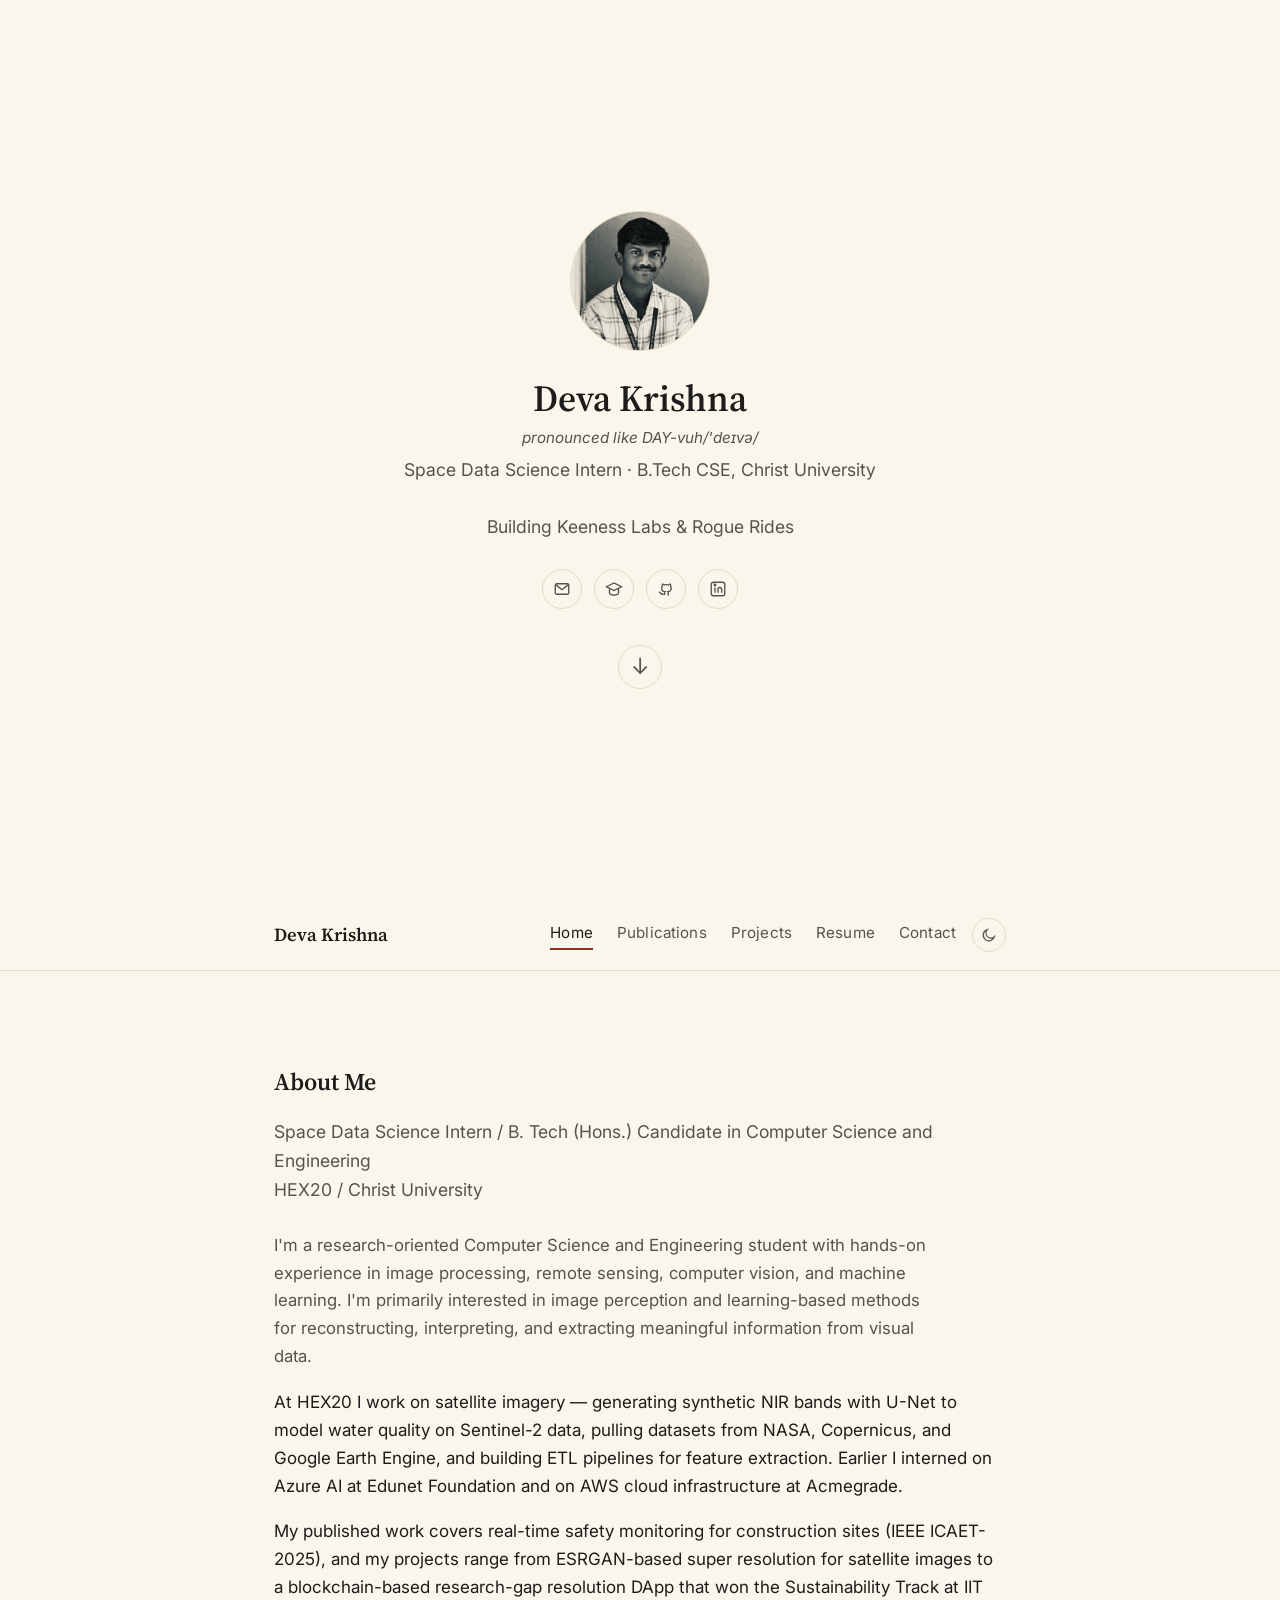
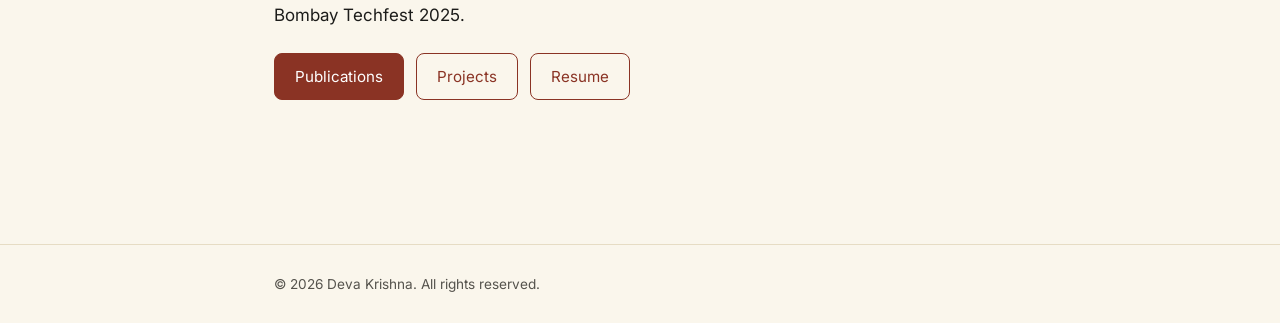
<file: index.html>
<!DOCTYPE html>
<html lang="en">
<head>
<meta charset="UTF-8" />
<meta name="viewport" content="width=device-width, initial-scale=1.0" />
<title>Deva Krishna</title>
<meta name="description" content="Personal academic portfolio of Deva Krishna — research in computer vision, remote sensing, and machine learning." />
<link rel="icon" href="data:," />
<link rel="preconnect" href="https://fonts.googleapis.com" />
<link href="https://fonts.googleapis.com/css2?family=Inter:wght@400;500;600&family=Source+Serif+4:wght@500;600&display=swap" rel="stylesheet" />
<link rel="stylesheet" href="css/style.css?v=2" />
<script>(function(){try{var t=localStorage.getItem("theme")||(matchMedia("(prefers-color-scheme: dark)").matches?"dark":"light");document.documentElement.setAttribute("data-theme",t);}catch(e){}})();</script>
</head>
<body>

<section class="landing">
  <img class="avatar" src="assets/pfp.jpeg" alt="Portrait of Deva Krishna" />
  <h1>Deva Krishna</h1>
  <p class="pronounce">pronounced like <em>DAY-vuh</em>/'deɪvə/</p>
  <p class="subtitle">Space Data Science Intern &middot; B.Tech CSE, Christ University</p>
  <p class="subtitle">Building Keeness Labs & Rogue Rides</p>

  <div class="landing-icons">
    <a href="mailto:devakollam676@gmail.com" aria-label="Email">
      <svg viewBox="0 0 24 24" fill="none" stroke="currentColor" stroke-width="1.8"><rect x="3" y="5" width="18" height="14" rx="2"/><path d="m4 6.5 8 6.5 8-6.5"/></svg>
    </a>
    <a href="https://scholar.google.com/citations?hl=en&user=NZZ7CNwAAAAJ" target="_blank" rel="noopener" aria-label="Google Scholar">
      <svg viewBox="0 0 24 24" fill="none" stroke="currentColor" stroke-width="1.8"><path d="M12 4 2 9l10 5 10-5-10-5Z"/><path d="M6 11.5V17c0 1.5 2.7 3 6 3s6-1.5 6-3v-5.5"/></svg>
    </a>
    <a href="https://github.com/viabledev" target="_blank" rel="noopener" aria-label="GitHub">
      <svg viewBox="0 0 24 24" fill="none" stroke="currentColor" stroke-width="1.8"><path d="M9 19c-4.3 1.4-4.3-2.5-6-3m12 5v-3.5c0-1 .1-1.4-.5-2 2-.2 4.5-1 4.5-4.5 0-1-.4-1.9-1-2.6.1-.2.4-1.3-.1-2.8 0 0-.8-.3-2.8 1a9.4 9.4 0 0 0-5 0c-2-1.3-2.8-1-2.8-1-.5 1.5-.2 2.6-.1 2.8-.6.7-1 1.6-1 2.6 0 3.5 2.5 4.3 4.5 4.5-.3.3-.5.7-.5 1.3V20"/></svg>
    </a>
    <a href="https://www.linkedin.com/in/viabledev/" target="_blank" rel="noopener" aria-label="LinkedIn">
      <svg viewBox="0 0 24 24" fill="none" stroke="currentColor" stroke-width="1.8"><rect x="3" y="3" width="18" height="18" rx="3"/><line x1="8" y1="10" x2="8" y2="17"/><circle cx="8" cy="6.7" r="1"/><path d="M12 17v-4.5c0-1.4 1-2.5 2.4-2.5s2.6 1.1 2.6 2.5V17"/></svg>
    </a>
  </div>

  <a class="scroll-cue" href="#home" aria-label="Scroll down">&#8595;</a>
</section>

<div class="page-content" id="home">
  <header class="site">
    <div class="nav-inner">
      <a href="index.html" class="brand">Deva Krishna</a>
      <div class="nav-right">
        <nav class="links" id="navLinks">
          <a href="index.html" class="active">Home</a>
          <a href="publications.html">Publications</a>
          <a href="projects.html">Projects</a>
          <a href="resume.html">Resume</a>
          <a href="contact.html">Contact</a>
        </nav>
        <button class="theme-toggle" id="themeToggle" aria-label="Toggle theme">
          <svg class="icon-moon" viewBox="0 0 24 24" fill="none" stroke="currentColor" stroke-width="1.8"><path d="M20 14.5A8.5 8.5 0 1 1 9.5 4a7 7 0 0 0 10.5 10.5Z"/></svg>
          <svg class="icon-sun" viewBox="0 0 24 24" fill="none" stroke="currentColor" stroke-width="1.8"><circle cx="12" cy="12" r="4"/><path d="M12 2v2M12 20v2M4 12H2M22 12h-2M4.9 4.9l1.4 1.4M17.7 17.7l1.4 1.4M4.9 19.1l1.4-1.4M17.7 6.3l1.4-1.4"/></svg>
        </button>
        <button class="nav-toggle" id="navToggle" aria-label="Toggle navigation">&#9776;</button>
      </div>
    </div>
  </header>

  <main>
    <div class="wrap">
      <section class="hero">
        <h2>About Me</h2>
        <p class="subtitle">Space Data Science Intern / B. Tech (Hons.) Candidate in Computer Science and Engineering<br />
        HEX20 / Christ University</p>

        <p class="lede">
          I'm a research-oriented Computer Science and Engineering student with hands-on
          experience in image processing, remote sensing, computer vision, and machine
          learning. I'm primarily interested in image perception and learning-based methods
          for reconstructing, interpreting, and extracting meaningful information from
          visual data.
        </p>

        <p>
          At HEX20 I work on satellite imagery — generating synthetic NIR bands with U-Net
          to model water quality on Sentinel-2 data, pulling datasets from NASA, Copernicus,
          and Google Earth Engine, and building ETL pipelines for feature extraction.
          Earlier I interned on Azure AI at Edunet Foundation and on AWS cloud
          infrastructure at Acmegrade.
        </p>

        <p>
          My published work covers real-time safety monitoring for construction sites
          (IEEE ICAET-2025), and my projects range from ESRGAN-based super resolution for
          satellite images to a blockchain-based research-gap resolution DApp that won the
          Sustainability Track at IIT Bombay Techfest 2025.
        </p>

        <div class="cta-row" style="margin-top:24px;">
          <a class="btn primary" href="publications.html">Publications</a>
          <a class="btn" href="projects.html">Projects</a>
          <a class="btn" href="resume.html">Resume</a>
        </div>
      </section>
    </div>
  </main>

  <footer class="site">
    <div class="wrap">
      &copy; <span id="year"></span>  Deva Krishna. All rights reserved.
    </div>
  </footer>
</div>

<script src="js/script.js"></script>
</body>
</html>
</file>
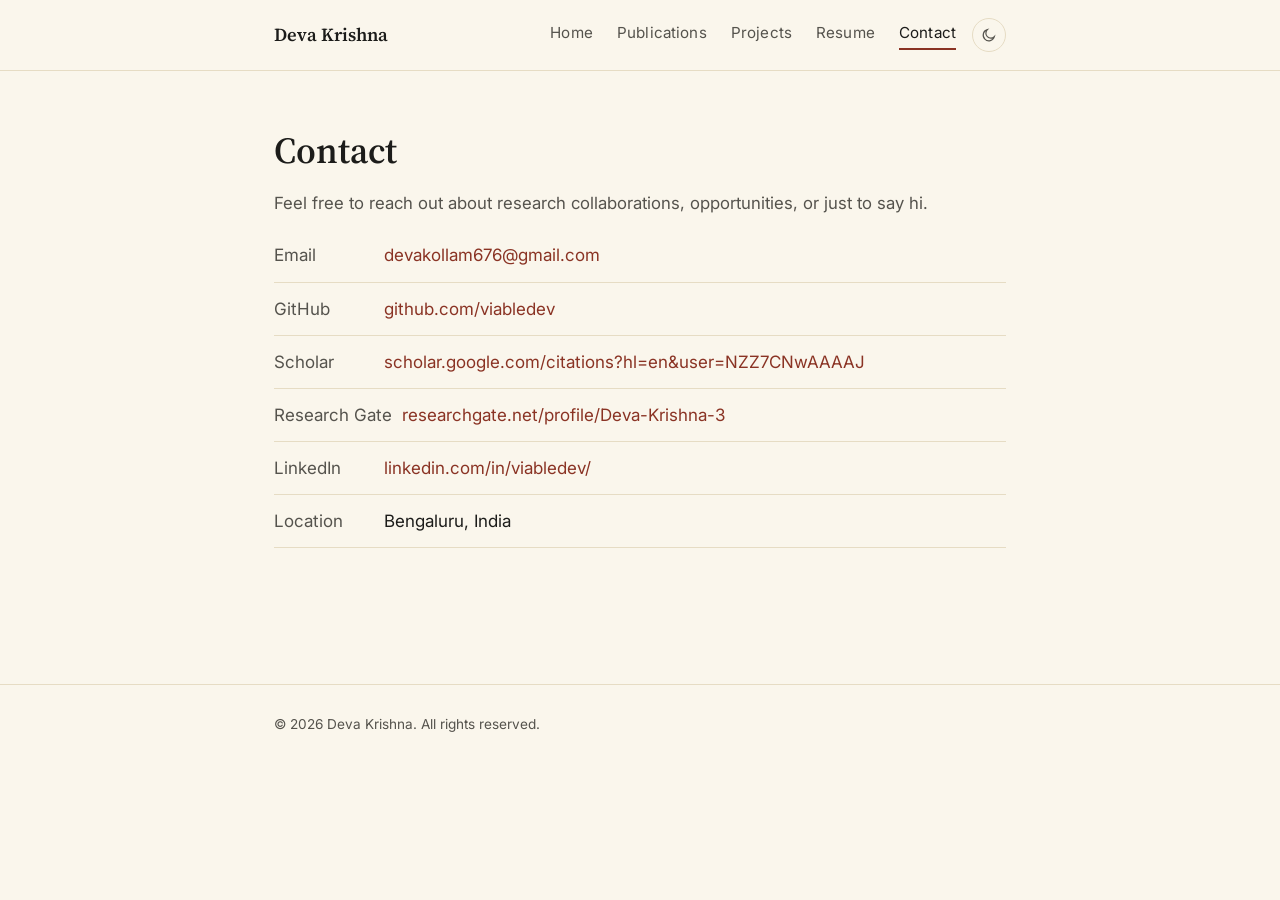
<file: contact.html>
<!DOCTYPE html>
<html lang="en">
<head>
<meta charset="UTF-8" />
<meta name="viewport" content="width=device-width, initial-scale=1.0" />
<title>Deva Krishna</title>
<link rel="icon" href="data:," />
<link rel="preconnect" href="https://fonts.googleapis.com" />
<link href="https://fonts.googleapis.com/css2?family=Inter:wght@400;500;600&family=Source+Serif+4:wght@500;600&display=swap" rel="stylesheet" />
<link rel="stylesheet" href="css/style.css?v=2" />
<script>(function(){try{var t=localStorage.getItem("theme")||(matchMedia("(prefers-color-scheme: dark)").matches?"dark":"light");document.documentElement.setAttribute("data-theme",t);}catch(e){}})();</script>
</head>
<body>

<header class="site">
  <div class="nav-inner">
    <a href="index.html" class="brand">Deva Krishna</a>
    <div class="nav-right">
      <nav class="links" id="navLinks">
        <a href="index.html">Home</a>
        <a href="publications.html">Publications</a>
        <a href="projects.html">Projects</a>
        <a href="resume.html">Resume</a>
        <a href="contact.html" class="active">Contact</a>
      </nav>
      <button class="theme-toggle" id="themeToggle" aria-label="Toggle theme">
        <svg class="icon-moon" viewBox="0 0 24 24" fill="none" stroke="currentColor" stroke-width="1.8"><path d="M20 14.5A8.5 8.5 0 1 1 9.5 4a7 7 0 0 0 10.5 10.5Z"/></svg>
        <svg class="icon-sun" viewBox="0 0 24 24" fill="none" stroke="currentColor" stroke-width="1.8"><circle cx="12" cy="12" r="4"/><path d="M12 2v2M12 20v2M4 12H2M22 12h-2M4.9 4.9l1.4 1.4M17.7 17.7l1.4 1.4M4.9 19.1l1.4-1.4M17.7 6.3l1.4-1.4"/></svg>
      </button>
      <button class="nav-toggle" id="navToggle" aria-label="Toggle navigation">&#9776;</button>
    </div>
  </div>
</header>

<main>
  <div class="wrap">
    <section>
      <h1>Contact</h1>
      <p class="lede">Feel free to reach out about research collaborations, opportunities, or just to say hi.</p>

      <ul class="contact-list">
        <li><span class="label">Email</span> <a href="mailto:devakollam676@gmail.com">devakollam676@gmail.com</a></li>
        <li><span class="label">GitHub</span> <a href="https://github.com/viabledev" target="_blank" rel="noopener">github.com/viabledev</a></li>
        <li><span class="label">Scholar</span> <a href="https://scholar.google.com/citations?hl=en&user=NZZ7CNwAAAAJ" target="_blank" rel="noopener">scholar.google.com/citations?hl=en&user=NZZ7CNwAAAAJ</a></li>
        <li><span class="label">Research Gate</span> <a href="https://www.researchgate.net/profile/Deva-Krishna-3" target="_blank" rel="noopener">researchgate.net/profile/Deva-Krishna-3</a></li>
        <li><span class="label">LinkedIn</span> <a href="https://www.linkedin.com/in/viabledev/" target="_blank" rel="noopener">linkedin.com/in/viabledev/</a></li>
        <li><span class="label">Location</span> Bengaluru, India</li>
      </ul>
    </section>
  </div>
</main>

<footer class="site">
  <div class="wrap">
    &copy; <span id="year"></span> Deva Krishna. All rights reserved.
  </div>
</footer>

<script src="js/script.js"></script>
</body>
</html>
</file>
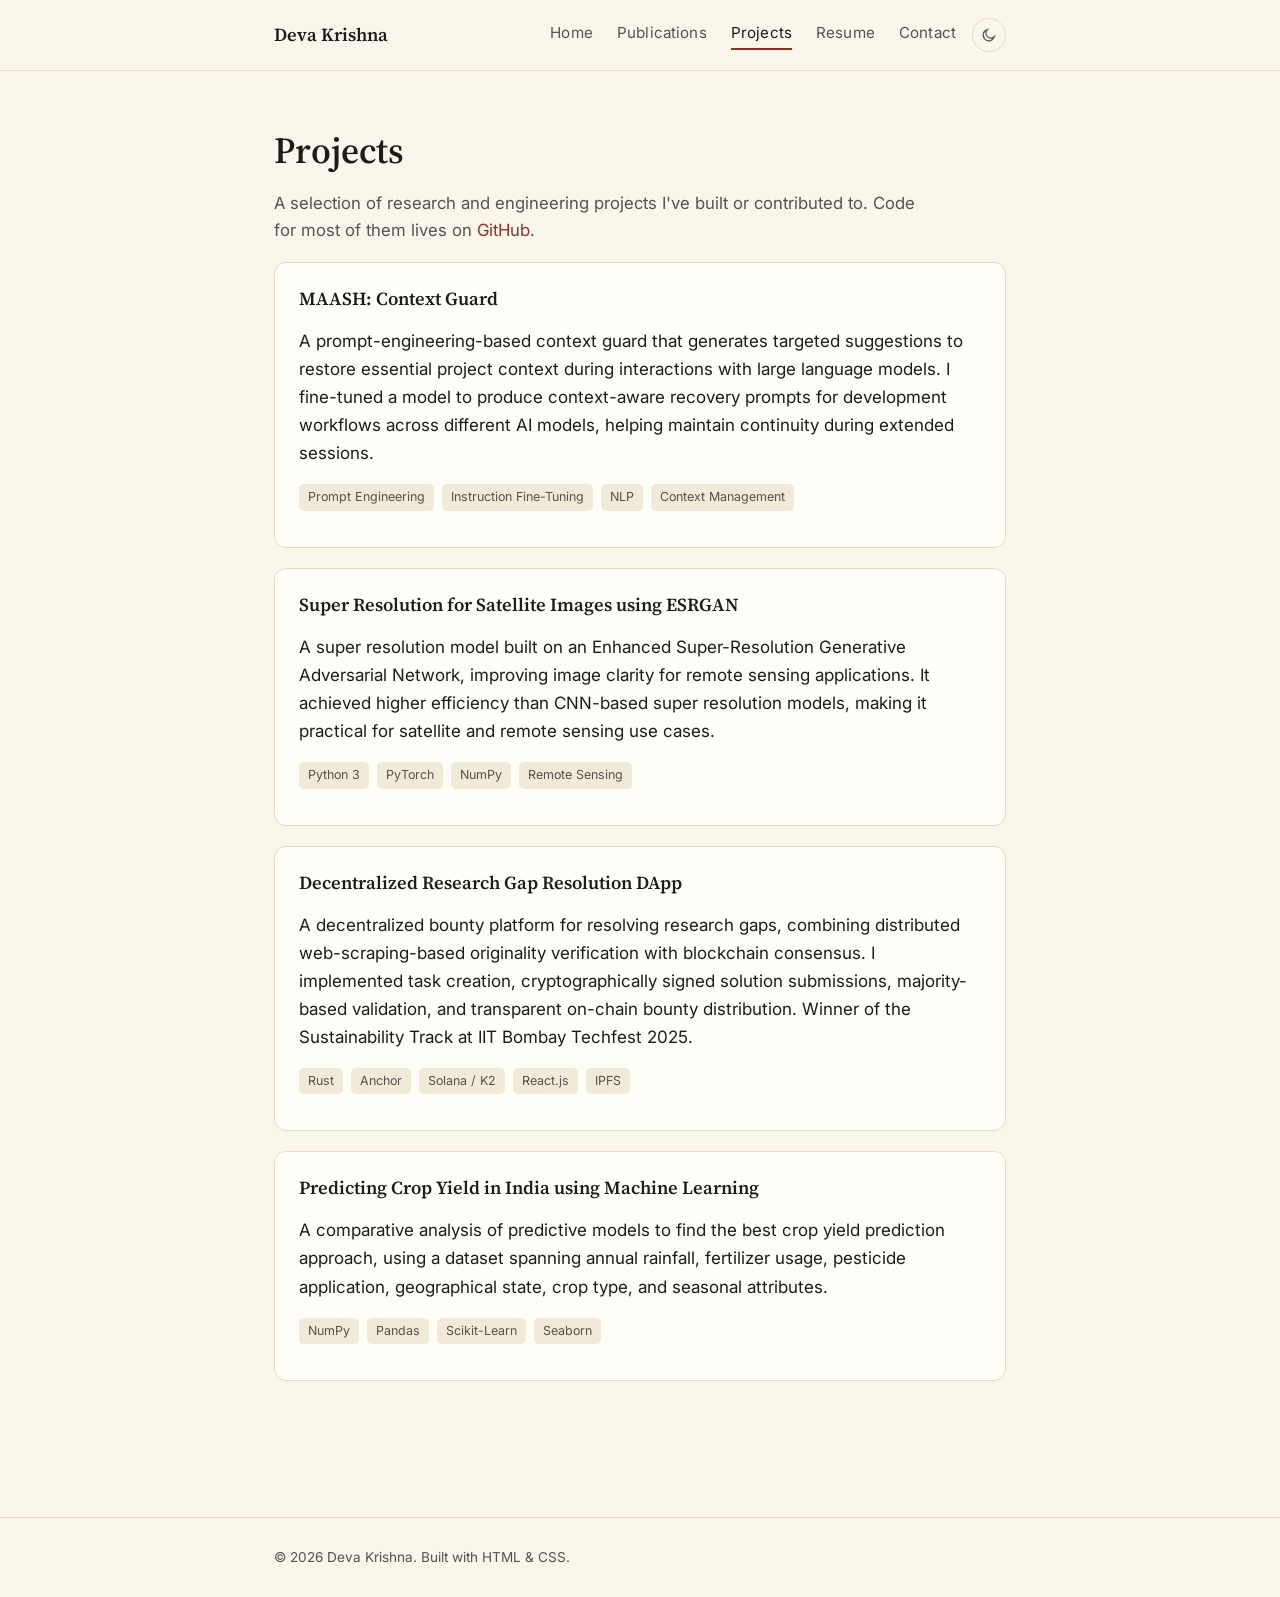
<file: projects.html>
<!DOCTYPE html>
<html lang="en">
<head>
<meta charset="UTF-8" />
<meta name="viewport" content="width=device-width, initial-scale=1.0" />
<title>Deva Krishna &mdash; Projects</title>
<link rel="icon" href="data:," />
<link rel="preconnect" href="https://fonts.googleapis.com" />
<link href="https://fonts.googleapis.com/css2?family=Inter:wght@400;500;600&family=Source+Serif+4:wght@500;600&display=swap" rel="stylesheet" />
<link rel="stylesheet" href="css/style.css?v=2" />
<script>(function(){try{var t=localStorage.getItem("theme")||(matchMedia("(prefers-color-scheme: dark)").matches?"dark":"light");document.documentElement.setAttribute("data-theme",t);}catch(e){}})();</script>
</head>
<body>

<header class="site">
  <div class="nav-inner">
    <a href="index.html" class="brand">Deva Krishna</a>
    <div class="nav-right">
      <nav class="links" id="navLinks">
        <a href="index.html">Home</a>
        <a href="publications.html">Publications</a>
        <a href="projects.html" class="active">Projects</a>
        <a href="resume.html">Resume</a>
        <a href="contact.html">Contact</a>
      </nav>
      <button class="theme-toggle" id="themeToggle" aria-label="Toggle theme">
        <svg class="icon-moon" viewBox="0 0 24 24" fill="none" stroke="currentColor" stroke-width="1.8"><path d="M20 14.5A8.5 8.5 0 1 1 9.5 4a7 7 0 0 0 10.5 10.5Z"/></svg>
        <svg class="icon-sun" viewBox="0 0 24 24" fill="none" stroke="currentColor" stroke-width="1.8"><circle cx="12" cy="12" r="4"/><path d="M12 2v2M12 20v2M4 12H2M22 12h-2M4.9 4.9l1.4 1.4M17.7 17.7l1.4 1.4M4.9 19.1l1.4-1.4M17.7 6.3l1.4-1.4"/></svg>
      </button>
      <button class="nav-toggle" id="navToggle" aria-label="Toggle navigation">&#9776;</button>
    </div>
  </div>
</header>

<main>
  <div class="wrap">
    <section>
      <h1>Projects</h1>
      <p class="lede">
        A selection of research and engineering projects I've built or contributed to.
        Code for most of them lives on
        <a href="https://github.com/viabledev" target="_blank" rel="noopener">GitHub</a>.
      </p>

      <div class="project-grid">

        <div class="card">
          <h3>MAASH: Context Guard</h3>
          <p>A prompt-engineering-based context guard that generates targeted suggestions to restore essential project context during interactions with large language models. I fine-tuned a model to produce context-aware recovery prompts for development workflows across different AI models, helping maintain continuity during extended sessions.</p>
          <div class="tag-row">
            <span class="tag">Prompt Engineering</span>
            <span class="tag">Instruction Fine-Tuning</span>
            <span class="tag">NLP</span>
            <span class="tag">Context Management</span>
          </div>
        </div>

        <div class="card">
          <h3>Super Resolution for Satellite Images using ESRGAN</h3>
          <p>A super resolution model built on an Enhanced Super-Resolution Generative Adversarial Network, improving image clarity for remote sensing applications. It achieved higher efficiency than CNN-based super resolution models, making it practical for satellite and remote sensing use cases.</p>
          <div class="tag-row">
            <span class="tag">Python 3</span>
            <span class="tag">PyTorch</span>
            <span class="tag">NumPy</span>
            <span class="tag">Remote Sensing</span>
          </div>
        </div>

        <div class="card">
          <h3>Decentralized Research Gap Resolution DApp</h3>
          <p>A decentralized bounty platform for resolving research gaps, combining distributed web-scraping-based originality verification with blockchain consensus. I implemented task creation, cryptographically signed solution submissions, majority-based validation, and transparent on-chain bounty distribution. Winner of the Sustainability Track at IIT Bombay Techfest 2025.</p>
          <div class="tag-row">
            <span class="tag">Rust</span>
            <span class="tag">Anchor</span>
            <span class="tag">Solana / K2</span>
            <span class="tag">React.js</span>
            <span class="tag">IPFS</span>
          </div>
        </div>

        <div class="card">
          <h3>Predicting Crop Yield in India using Machine Learning</h3>
          <p>A comparative analysis of predictive models to find the best crop yield prediction approach, using a dataset spanning annual rainfall, fertilizer usage, pesticide application, geographical state, crop type, and seasonal attributes.</p>
          <div class="tag-row">
            <span class="tag">NumPy</span>
            <span class="tag">Pandas</span>
            <span class="tag">Scikit-Learn</span>
            <span class="tag">Seaborn</span>
          </div>
        </div>

      </div>
    </section>
  </div>
</main>

<footer class="site">
  <div class="wrap">
    &copy; <span id="year"></span>  Deva Krishna. Built with HTML &amp; CSS.
  </div>
</footer>

<script src="js/script.js"></script>
</body>
</html>
</file>
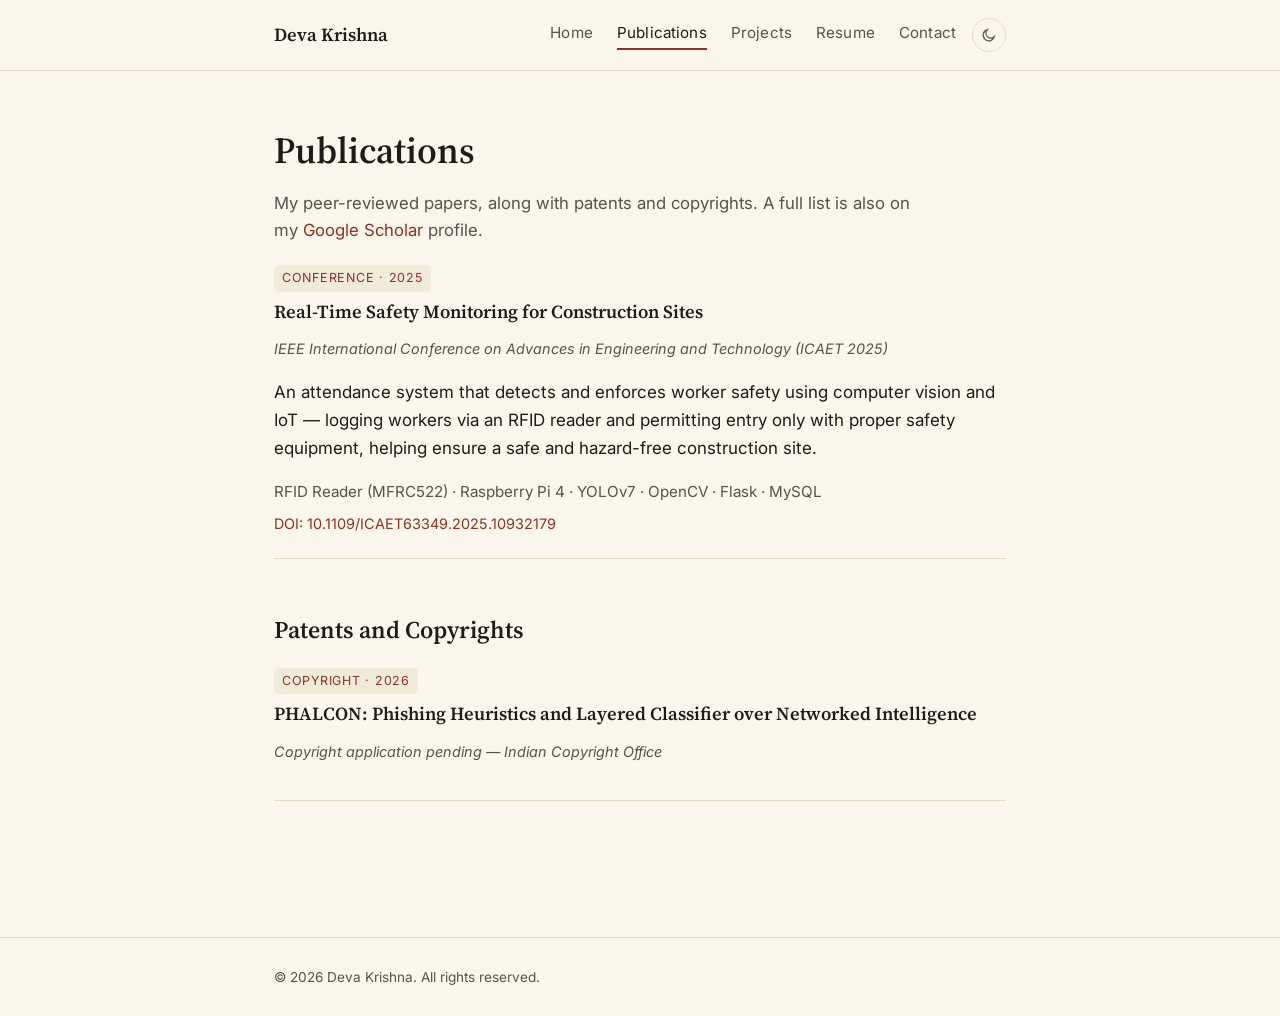
<file: publications.html>
<!DOCTYPE html>
<html lang="en">
<head>
<meta charset="UTF-8" />
<meta name="viewport" content="width=device-width, initial-scale=1.0" />
<title>Deva Krishna &mdash; Publications</title>
<link rel="icon" href="data:," />
<link rel="preconnect" href="https://fonts.googleapis.com" />
<link href="https://fonts.googleapis.com/css2?family=Inter:wght@400;500;600&family=Source+Serif+4:wght@500;600&display=swap" rel="stylesheet" />
<link rel="stylesheet" href="css/style.css?v=2" />
<script>(function(){try{var t=localStorage.getItem("theme")||(matchMedia("(prefers-color-scheme: dark)").matches?"dark":"light");document.documentElement.setAttribute("data-theme",t);}catch(e){}})();</script>
</head>
<body>

<header class="site">
  <div class="nav-inner">
    <a href="index.html" class="brand">Deva Krishna</a>
    <div class="nav-right">
      <nav class="links" id="navLinks">
        <a href="index.html">Home</a>
        <a href="publications.html" class="active">Publications</a>
        <a href="projects.html">Projects</a>
        <a href="resume.html">Resume</a>
        <a href="contact.html">Contact</a>
      </nav>
      <button class="theme-toggle" id="themeToggle" aria-label="Toggle theme">
        <svg class="icon-moon" viewBox="0 0 24 24" fill="none" stroke="currentColor" stroke-width="1.8"><path d="M20 14.5A8.5 8.5 0 1 1 9.5 4a7 7 0 0 0 10.5 10.5Z"/></svg>
        <svg class="icon-sun" viewBox="0 0 24 24" fill="none" stroke="currentColor" stroke-width="1.8"><circle cx="12" cy="12" r="4"/><path d="M12 2v2M12 20v2M4 12H2M22 12h-2M4.9 4.9l1.4 1.4M17.7 17.7l1.4 1.4M4.9 19.1l1.4-1.4M17.7 6.3l1.4-1.4"/></svg>
      </button>
      <button class="nav-toggle" id="navToggle" aria-label="Toggle navigation">&#9776;</button>
    </div>
  </div>
</header>

<main>
  <div class="wrap">
    <section>
      <h1>Publications</h1>
      <p class="lede">
        My peer-reviewed papers, along with patents and copyrights.
        A full list is also on my
        <a href="https://scholar.google.com/citations?hl=en&amp;user=NZZ7CNwAAAAJ" target="_blank" rel="noopener">Google Scholar</a>
        profile.
      </p>

      <ul class="pub-list">

        <li class="pub">
          <span class="venue-tag">Conference · 2025</span>
          <h3>Real-Time Safety Monitoring for Construction Sites</h3>
          <p class="meta">IEEE International Conference on Advances in Engineering and Technology (ICAET 2025)</p>
          <p>An attendance system that detects and enforces worker safety using computer vision and IoT — logging workers via an RFID reader and permitting entry only with proper safety equipment, helping ensure a safe and hazard-free construction site.</p>
          <p class="authors">RFID Reader (MFRC522) · Raspberry Pi 4 · YOLOv7 · OpenCV · Flask · MySQL</p>
          <div class="pub-links">
            <a href="https://doi.org/10.1109/ICAET63349.2025.10932179" target="_blank" rel="noopener">DOI: 10.1109/ICAET63349.2025.10932179</a>
          </div>
        </li>

      </ul>
    </section>

    <section>
      <h2>Patents and Copyrights</h2>

      <ul class="pub-list">

        <li class="pub">
          <span class="venue-tag">Copyright · 2026</span>
          <h3>PHALCON: Phishing Heuristics and Layered Classifier over Networked Intelligence</h3>
          <p class="meta">Copyright application pending — Indian Copyright Office</p>
        </li>

      </ul>
    </section>
  </div>
</main>

<footer class="site">
  <div class="wrap">
    &copy; <span id="year"></span> Deva Krishna. All rights reserved.
  </div>
</footer>

<script src="js/script.js"></script>
</body>
</html>
</file>
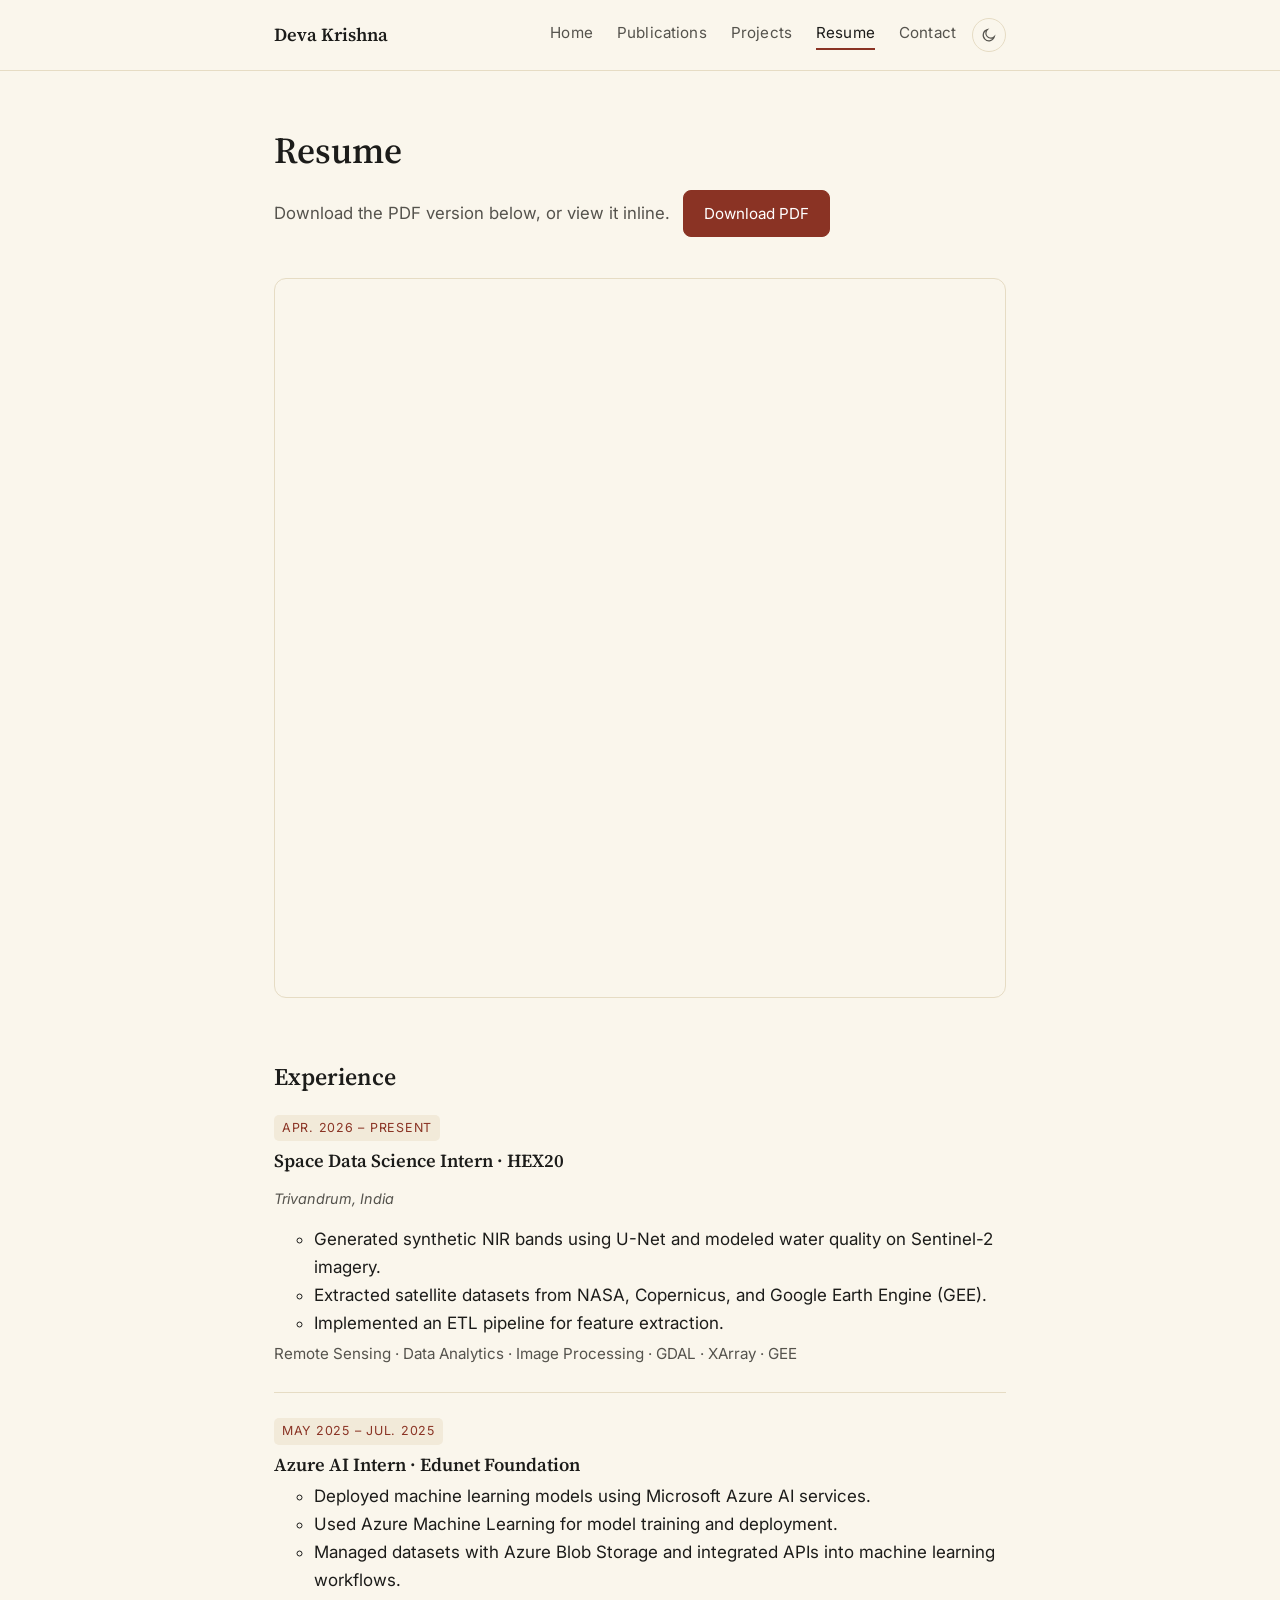
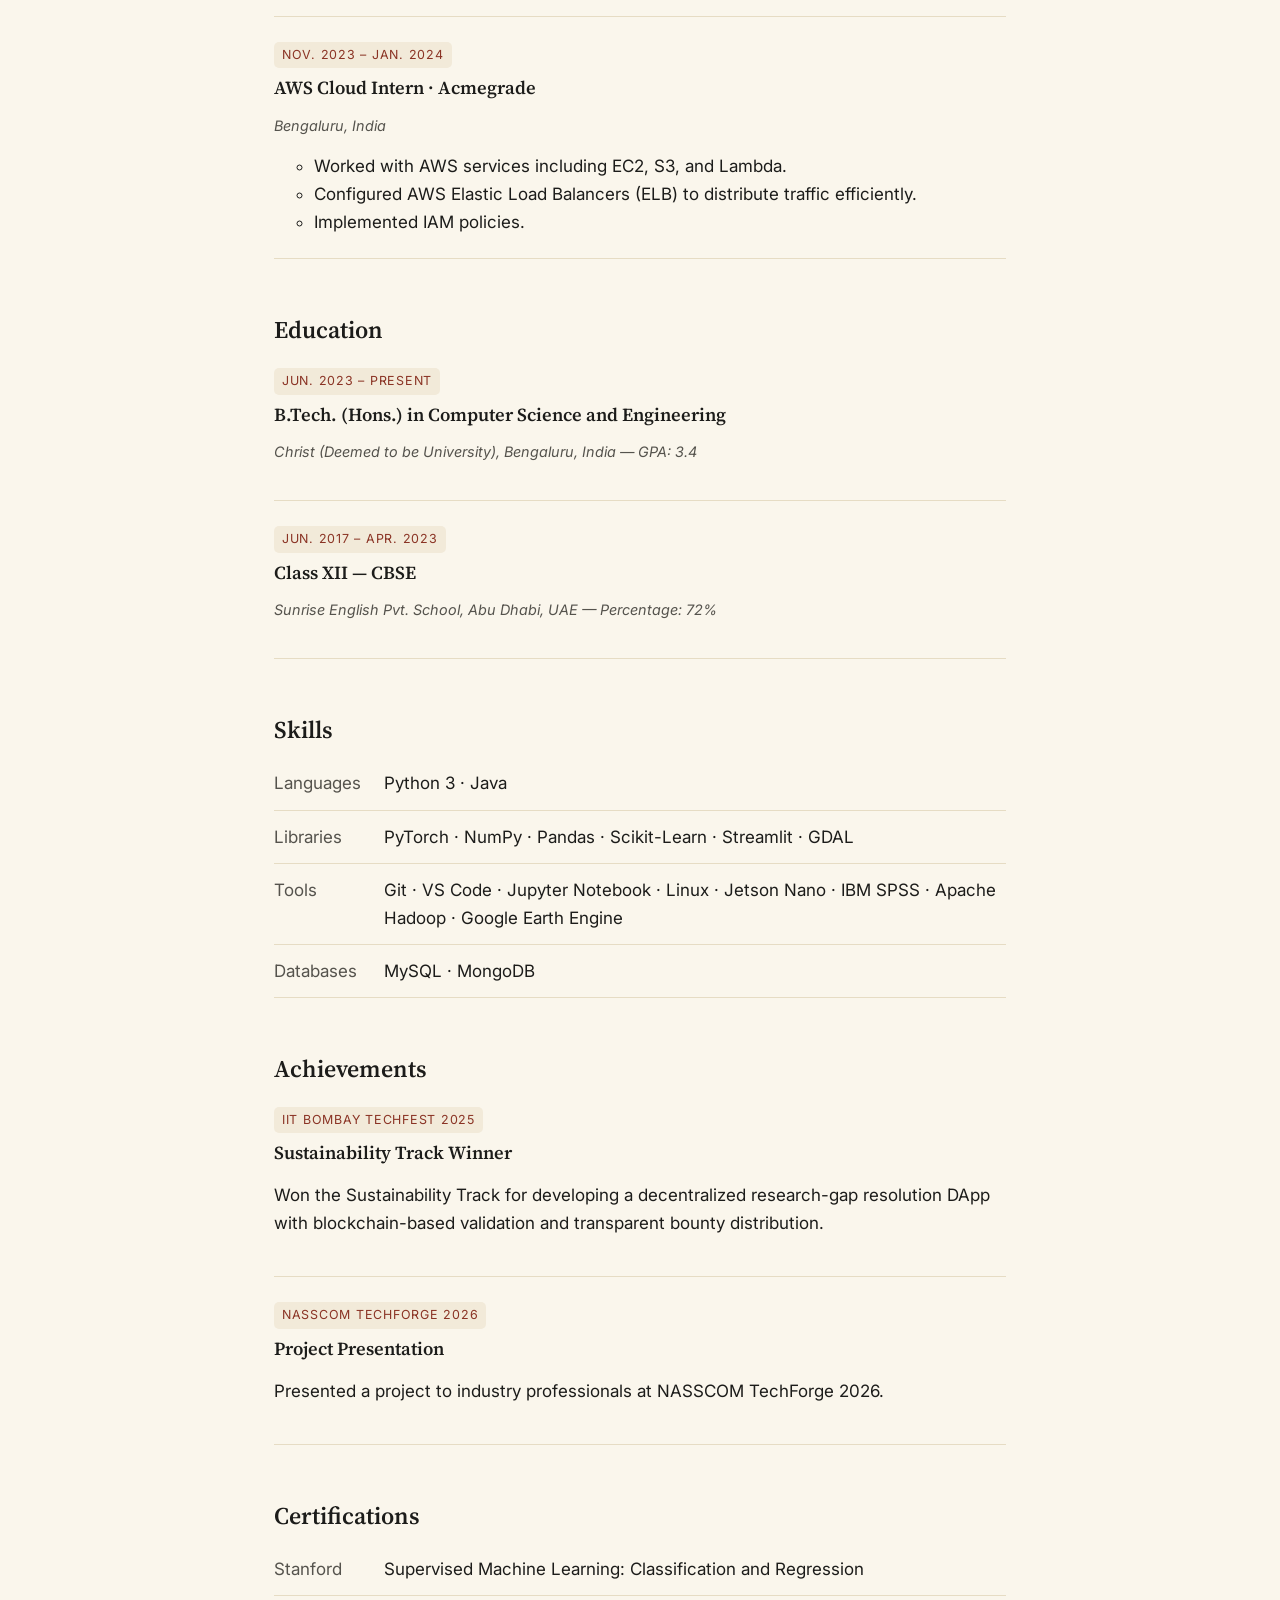
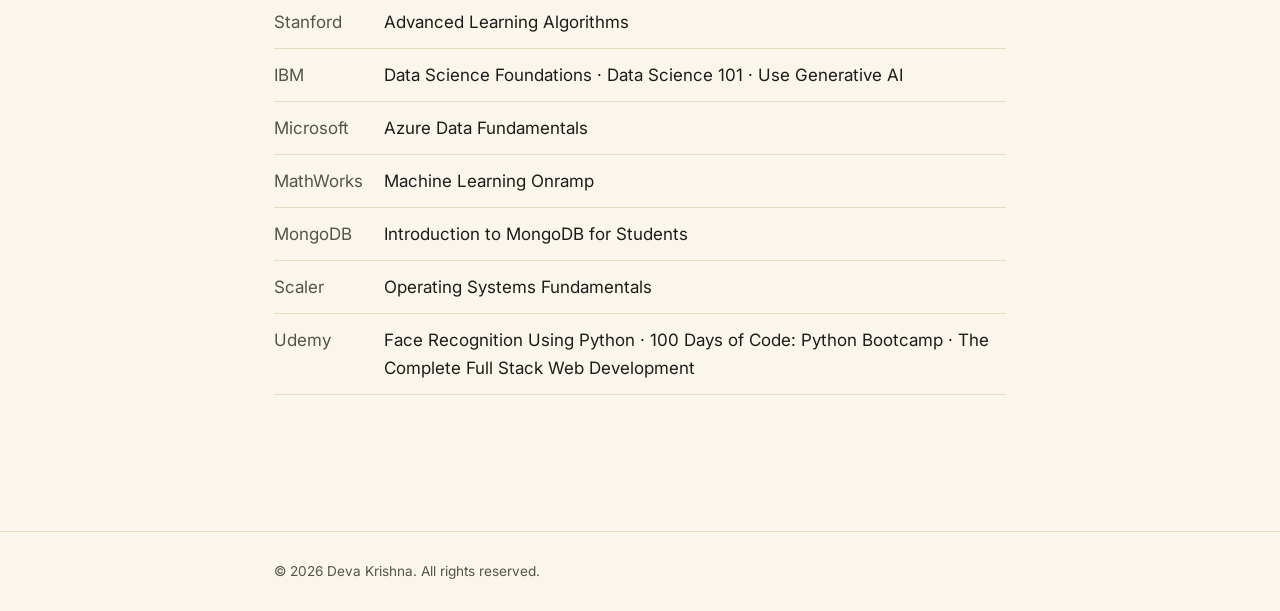
<file: resume.html>
<!DOCTYPE html>
<html lang="en">
<head>
<meta charset="UTF-8" />
<meta name="viewport" content="width=device-width, initial-scale=1.0" />
<title>Deva Krishna &mdash; Resume</title>
<link rel="icon" href="data:," />
<link rel="preconnect" href="https://fonts.googleapis.com" />
<link href="https://fonts.googleapis.com/css2?family=Inter:wght@400;500;600&family=Source+Serif+4:wght@500;600&display=swap" rel="stylesheet" />
<link rel="stylesheet" href="css/style.css?v=2" />
<script>(function(){try{var t=localStorage.getItem("theme")||(matchMedia("(prefers-color-scheme: dark)").matches?"dark":"light");document.documentElement.setAttribute("data-theme",t);}catch(e){}})();</script>
</head>
<body>

<header class="site">
  <div class="nav-inner">
    <a href="index.html" class="brand">Deva Krishna</a>
    <div class="nav-right">
      <nav class="links" id="navLinks">
        <a href="index.html">Home</a>
        <a href="publications.html">Publications</a>
        <a href="projects.html">Projects</a>
        <a href="resume.html" class="active">Resume</a>
        <a href="contact.html">Contact</a>
      </nav>
      <button class="theme-toggle" id="themeToggle" aria-label="Toggle theme">
        <svg class="icon-moon" viewBox="0 0 24 24" fill="none" stroke="currentColor" stroke-width="1.8"><path d="M20 14.5A8.5 8.5 0 1 1 9.5 4a7 7 0 0 0 10.5 10.5Z"/></svg>
        <svg class="icon-sun" viewBox="0 0 24 24" fill="none" stroke="currentColor" stroke-width="1.8"><circle cx="12" cy="12" r="4"/><path d="M12 2v2M12 20v2M4 12H2M22 12h-2M4.9 4.9l1.4 1.4M17.7 17.7l1.4 1.4M4.9 19.1l1.4-1.4M17.7 6.3l1.4-1.4"/></svg>
      </button>
      <button class="nav-toggle" id="navToggle" aria-label="Toggle navigation">&#9776;</button>
    </div>
  </div>
</header>

<main>
  <div class="wrap">
    <section>
      <h1>Resume</h1>
      <p class="lede">
        Download the PDF version below, or view it inline.
        <a class="btn primary" href="assets/resume.pdf" download style="margin-left:8px;">Download PDF</a>
      </p>

      <iframe class="resume-embed" src="assets/resume.pdf" title="Resume PDF">
        <p class="resume-fallback">
          Your browser doesn't support inline PDFs.
          <a href="assets/resume.pdf">Click here to download the resume instead.</a>
        </p>
      </iframe>
    </section>

    <section>
      <h2>Experience</h2>
      <ul class="pub-list">

        <li class="pub">
          <span class="venue-tag">Apr. 2026 &ndash; Present</span>
          <h3>Space Data Science Intern &middot; HEX20</h3>
          <p class="meta">Trivandrum, India</p>
          <ul>
            <li>Generated synthetic NIR bands using U-Net and modeled water quality on Sentinel-2 imagery.</li>
            <li>Extracted satellite datasets from NASA, Copernicus, and Google Earth Engine (GEE).</li>
            <li>Implemented an ETL pipeline for feature extraction.</li>
          </ul>
          <p class="authors">Remote Sensing · Data Analytics · Image Processing · GDAL · XArray · GEE</p>
        </li>

        <li class="pub">
          <span class="venue-tag">May 2025 &ndash; Jul. 2025</span>
          <h3>Azure AI Intern &middot; Edunet Foundation</h3>
          <ul>
            <li>Deployed machine learning models using Microsoft Azure AI services.</li>
            <li>Used Azure Machine Learning for model training and deployment.</li>
            <li>Managed datasets with Azure Blob Storage and integrated APIs into machine learning workflows.</li>
          </ul>
        </li>

        <li class="pub">
          <span class="venue-tag">Nov. 2023 &ndash; Jan. 2024</span>
          <h3>AWS Cloud Intern &middot; Acmegrade</h3>
          <p class="meta">Bengaluru, India</p>
          <ul>
            <li>Worked with AWS services including EC2, S3, and Lambda.</li>
            <li>Configured AWS Elastic Load Balancers (ELB) to distribute traffic efficiently.</li>
            <li>Implemented IAM policies.</li>
          </ul>
        </li>

      </ul>
    </section>

    <section>
      <h2>Education</h2>
      <ul class="pub-list">

        <li class="pub">
          <span class="venue-tag">Jun. 2023 &ndash; Present</span>
          <h3>B.Tech. (Hons.) in Computer Science and Engineering</h3>
          <p class="meta">Christ (Deemed to be University), Bengaluru, India &mdash; GPA: 3.4</p>
        </li>

        <li class="pub">
          <span class="venue-tag">Jun. 2017 &ndash; Apr. 2023</span>
          <h3>Class XII &mdash; CBSE</h3>
          <p class="meta">Sunrise English Pvt. School, Abu Dhabi, UAE &mdash; Percentage: 72%</p>
        </li>

      </ul>
    </section>

    <section>
      <h2>Skills</h2>
      <ul class="contact-list">
        <li><span class="label">Languages</span> Python 3 · Java</li>
        <li><span class="label">Libraries</span> PyTorch · NumPy · Pandas · Scikit-Learn · Streamlit · GDAL</li>
        <li><span class="label">Tools</span> Git · VS Code · Jupyter Notebook · Linux · Jetson Nano · IBM SPSS · Apache Hadoop · Google Earth Engine</li>
        <li><span class="label">Databases</span> MySQL · MongoDB</li>
      </ul>
    </section>

    <section>
      <h2>Achievements</h2>
      <ul class="pub-list">

        <li class="pub">
          <span class="venue-tag">IIT Bombay Techfest 2025</span>
          <h3>Sustainability Track Winner</h3>
          <p>Won the Sustainability Track for developing a decentralized research-gap resolution DApp with blockchain-based validation and transparent bounty distribution.</p>
        </li>

        <li class="pub">
          <span class="venue-tag">NASSCOM TechForge 2026</span>
          <h3>Project Presentation</h3>
          <p>Presented a project to industry professionals at NASSCOM TechForge 2026.</p>
        </li>

      </ul>
    </section>

    <section>
      <h2>Certifications</h2>
      <ul class="contact-list">
        <li><span class="label">Stanford</span> Supervised Machine Learning: Classification and Regression</li>
        <li><span class="label">Stanford</span> Advanced Learning Algorithms</li>
        <li><span class="label">IBM</span> Data Science Foundations · Data Science 101 · Use Generative AI</li>
        <li><span class="label">Microsoft</span> Azure Data Fundamentals</li>
        <li><span class="label">MathWorks</span> Machine Learning Onramp</li>
        <li><span class="label">MongoDB</span> Introduction to MongoDB for Students</li>
        <li><span class="label">Scaler</span> Operating Systems Fundamentals</li>
        <li><span class="label">Udemy</span> Face Recognition Using Python · 100 Days of Code: Python Bootcamp · The Complete Full Stack Web Development</li>
      </ul>
    </section>
  </div>
</main>

<footer class="site">
  <div class="wrap">
    &copy; <span id="year"></span> Deva Krishna. All rights reserved.
  </div>
</footer>

<script src="js/script.js"></script>
</body>
</html>
</file>
<file: css/style.css>
/* ---------- Design tokens ---------- */
:root {
  --bg: #faf6ec;
  --bg-alt: #f2ead9;
  --ink: #1c1c1a;
  --ink-soft: #55534d;
  --accent: #8a3324;
  --accent-soft: #b8552f;
  --border: #e6dcc4;
  --card-bg: #fffdf7;
  --max-width: 780px;
  --serif: "Source Serif 4", Georgia, "Times New Roman", serif;
  --sans: "Inter", -apple-system, BlinkMacSystemFont, "Segoe UI", sans-serif;
}

@media (prefers-color-scheme: dark) {
  :root:not([data-theme="light"]) {
    --bg: #161614;
    --bg-alt: #1e1e1b;
    --ink: #ece9e2;
    --ink-soft: #a8a49a;
    --accent: #e07a5f;
    --accent-soft: #f2a488;
    --border: #34322c;
    --card-bg: #1c1c19;
  }
}

:root[data-theme="dark"] {
  --bg: #161614;
  --bg-alt: #1e1e1b;
  --ink: #ece9e2;
  --ink-soft: #a8a49a;
  --accent: #e07a5f;
  --accent-soft: #f2a488;
  --border: #34322c;
  --card-bg: #1c1c19;
}

* { box-sizing: border-box; }

html { scroll-behavior: smooth; }

body {
  margin: 0;
  background: var(--bg);
  color: var(--ink);
  font-family: var(--sans);
  font-size: 17px;
  line-height: 1.65;
  -webkit-font-smoothing: antialiased;
}

body:has(> .landing) {
  height: 100vh;
  height: 100dvh;
  overflow-y: auto;
  scroll-snap-type: y mandatory;
}

a {
  color: var(--accent);
  text-decoration: none;
}
a:hover { text-decoration: underline; }

.wrap {
  max-width: var(--max-width);
  margin: 0 auto;
  padding: 0 24px;
}

/* ---------- Header / nav ---------- */
header.site {
  border-bottom: 1px solid var(--border);
  background: var(--bg);
  position: sticky;
  top: 0;
  z-index: 10;
}

.nav-inner {
  max-width: var(--max-width);
  margin: 0 auto;
  padding: 18px 24px;
  display: flex;
  align-items: center;
  justify-content: space-between;
}

.brand {
  font-family: var(--serif);
  font-size: 1.15rem;
  font-weight: 600;
  color: var(--ink);
}
.brand:hover { text-decoration: none; opacity: 0.8; }

.nav-right {
  display: flex;
  align-items: center;
  gap: 16px;
}

nav.links {
  display: flex;
  gap: 24px;
}

.theme-toggle {
  background: none;
  cursor: pointer;
  color: var(--ink-soft);
  border: 1px solid var(--border);
  border-radius: 50%;
  width: 34px;
  height: 34px;
  display: flex;
  align-items: center;
  justify-content: center;
  flex-shrink: 0;
}
.theme-toggle:hover {
  color: var(--accent);
  border-color: var(--accent);
}
.theme-toggle svg {
  width: 16px;
  height: 16px;
}
.theme-toggle .icon-sun { display: none; }
html[data-theme="dark"] .theme-toggle .icon-moon { display: none; }
html[data-theme="dark"] .theme-toggle .icon-sun { display: block; }

nav.links a {
  color: var(--ink-soft);
  font-size: 0.95rem;
  letter-spacing: 0.01em;
  padding-bottom: 2px;
  border-bottom: 2px solid transparent;
}

nav.links a:hover {
  color: var(--ink);
  text-decoration: none;
}

nav.links a.active {
  color: var(--ink);
  border-bottom-color: var(--accent);
}

.nav-toggle {
  display: none;
  background: none;
  border: none;
  font-size: 1.5rem;
  color: var(--ink);
  cursor: pointer;
}

@media (max-width: 640px) {
  nav.links {
    position: fixed;
    top: 62px;
    left: 0;
    right: 0;
    background: var(--bg);
    border-bottom: 1px solid var(--border);
    flex-direction: column;
    gap: 0;
    max-height: 0;
    overflow: hidden;
    transition: max-height 0.25s ease;
  }
  nav.links.open { max-height: 300px; }
  nav.links a {
    padding: 14px 24px;
    border-bottom: 1px solid var(--border);
  }
  .nav-toggle { display: block; }
}

/* ---------- Main / sections ---------- */
main { padding: 56px 0 80px; }

h1, h2, h3 {
  font-family: var(--serif);
  font-weight: 600;
  color: var(--ink);
  line-height: 1.25;
}

h1 { font-size: 2.3rem; margin: 0 0 8px; }
h2 { font-size: 1.5rem; margin: 0 0 20px; }
h3 { font-size: 1.15rem; margin: 0 0 6px; }

.subtitle {
  font-size: 1.1rem;
  color: var(--ink-soft);
  margin: 0 0 28px;
}

.lede {
  font-size: 1.05rem;
  color: var(--ink-soft);
  max-width: 60ch;
}

section { margin-bottom: 56px; }

/* ---------- Full-screen splash ---------- */
.landing {
  height: 100vh;
  height: 100dvh;
  display: flex;
  flex-direction: column;
  align-items: center;
  justify-content: center;
  text-align: center;
  padding: 24px;
  margin: 0;
  scroll-snap-align: start;
  scroll-snap-stop: always;
}

.page-content {
  min-height: 100vh;
  min-height: 100dvh;
  display: flex;
  flex-direction: column;
  scroll-snap-align: start;
  scroll-snap-stop: always;
}

.page-content main {
  flex: 1;
}

.landing .avatar {
  width: 140px;
  height: 140px;
  border-radius: 50%;
  background: var(--bg-alt);
  border: 1px solid var(--border);
  margin-bottom: 24px;
  object-fit: cover;
  display: block;
}

.landing h1 { margin-bottom: 4px; }

.landing .pronounce { margin: 0 0 4px; }

.landing .subtitle { margin: 0 0 28px; }

.landing-icons {
  display: flex;
  gap: 12px;
  margin-bottom: 36px;
}

.landing-icons a {
  color: var(--ink-soft);
  border: 1px solid var(--border);
  border-radius: 50%;
  width: 40px;
  height: 40px;
  display: flex;
  align-items: center;
  justify-content: center;
}
.landing-icons a:hover {
  color: var(--accent);
  border-color: var(--accent);
  text-decoration: none;
}
.landing-icons svg {
  width: 18px;
  height: 18px;
}

.scroll-cue {
  color: var(--ink-soft);
  font-size: 1.4rem;
  border: 1px solid var(--border);
  border-radius: 50%;
  width: 44px;
  height: 44px;
  display: flex;
  align-items: center;
  justify-content: center;
  animation: bob 2s ease-in-out infinite;
}
.scroll-cue:hover {
  color: var(--accent);
  border-color: var(--accent);
  text-decoration: none;
}

@keyframes bob {
  0%, 100% { transform: translateY(0); }
  50% { transform: translateY(6px); }
}

/* ---------- Hero (landing page) ---------- */
.hero {
  padding: 40px 0 8px;
}

.hero .avatar {
  width: 116px;
  height: 116px;
  border-radius: 50%;
  background: var(--bg-alt);
  border: 1px solid var(--border);
  margin-bottom: 28px;
  object-fit: cover;
  display: block;
}

.pronounce {
  font-size: 0.95rem;
  color: var(--ink-soft);
  font-style: italic;
  margin: -4px 0 20px;
}

.social-row {
  display: flex;
  flex-wrap: wrap;
  gap: 10px;
  margin-top: 28px;
}

.social-row a {
  border: 1px solid var(--border);
  border-radius: 8px;
  padding: 8px 14px;
  font-size: 0.92rem;
  color: var(--ink);
  display: inline-flex;
  align-items: center;
  gap: 6px;
}
.social-row a:hover {
  border-color: var(--accent);
  color: var(--accent);
  text-decoration: none;
}

.cta-row {
  display: flex;
  gap: 12px;
  margin-top: 32px;
  flex-wrap: wrap;
}

.btn {
  display: inline-block;
  padding: 10px 20px;
  border-radius: 8px;
  font-size: 0.95rem;
  border: 1px solid var(--accent);
  color: var(--accent);
}
.btn:hover { background: var(--accent); color: #fff; text-decoration: none; }
.btn.primary { background: var(--accent); color: #fff; }
.btn.primary:hover { background: var(--accent-soft); border-color: var(--accent-soft); }

/* ---------- Publications ---------- */
.pub-list { list-style: none; padding: 0; margin: 0; }

.pub {
  padding: 22px 0;
  border-bottom: 1px solid var(--border);
}
.pub:first-child { padding-top: 0; }

.pub .venue-tag {
  display: inline-block;
  font-size: 0.78rem;
  text-transform: uppercase;
  letter-spacing: 0.06em;
  color: var(--accent);
  background: var(--bg-alt);
  border-radius: 5px;
  padding: 3px 8px;
  margin-bottom: 8px;
}

.pub .authors {
  color: var(--ink-soft);
  font-size: 0.95rem;
  margin: 4px 0;
}

.pub .meta {
  color: var(--ink-soft);
  font-size: 0.9rem;
  font-style: italic;
}

.pub .pub-links {
  margin-top: 8px;
  font-size: 0.9rem;
  display: flex;
  gap: 14px;
}

/* ---------- Projects ---------- */
.project-grid {
  display: grid;
  grid-template-columns: 1fr;
  gap: 20px;
}

.card {
  background: var(--card-bg);
  border: 1px solid var(--border);
  border-radius: 12px;
  padding: 24px;
}

.tag-row {
  display: flex;
  flex-wrap: wrap;
  gap: 8px;
  margin: 12px 0;
}

.tag {
  font-size: 0.78rem;
  color: var(--ink-soft);
  background: var(--bg-alt);
  border-radius: 5px;
  padding: 3px 9px;
}

.card-links {
  margin-top: 12px;
  display: flex;
  gap: 16px;
  font-size: 0.9rem;
}

/* ---------- Resume ---------- */
.resume-embed {
  width: 100%;
  height: 80vh;
  border: 1px solid var(--border);
  border-radius: 12px;
  margin-top: 24px;
}

.resume-fallback {
  padding: 16px;
  background: var(--bg-alt);
  border-radius: 8px;
  font-size: 0.9rem;
  color: var(--ink-soft);
}

/* ---------- Contact ---------- */
.contact-list {
  list-style: none;
  padding: 0;
  margin: 24px 0;
}
.contact-list li {
  padding: 12px 0;
  border-bottom: 1px solid var(--border);
  display: flex;
  gap: 10px;
}
.contact-list li:first-child { padding-top: 0; }
.contact-list .label {
  color: var(--ink-soft);
  min-width: 100px;
}

/* ---------- Footer ---------- */
footer.site {
  border-top: 1px solid var(--border);
  padding: 28px 0;
  color: var(--ink-soft);
  font-size: 0.85rem;
}
</file>
